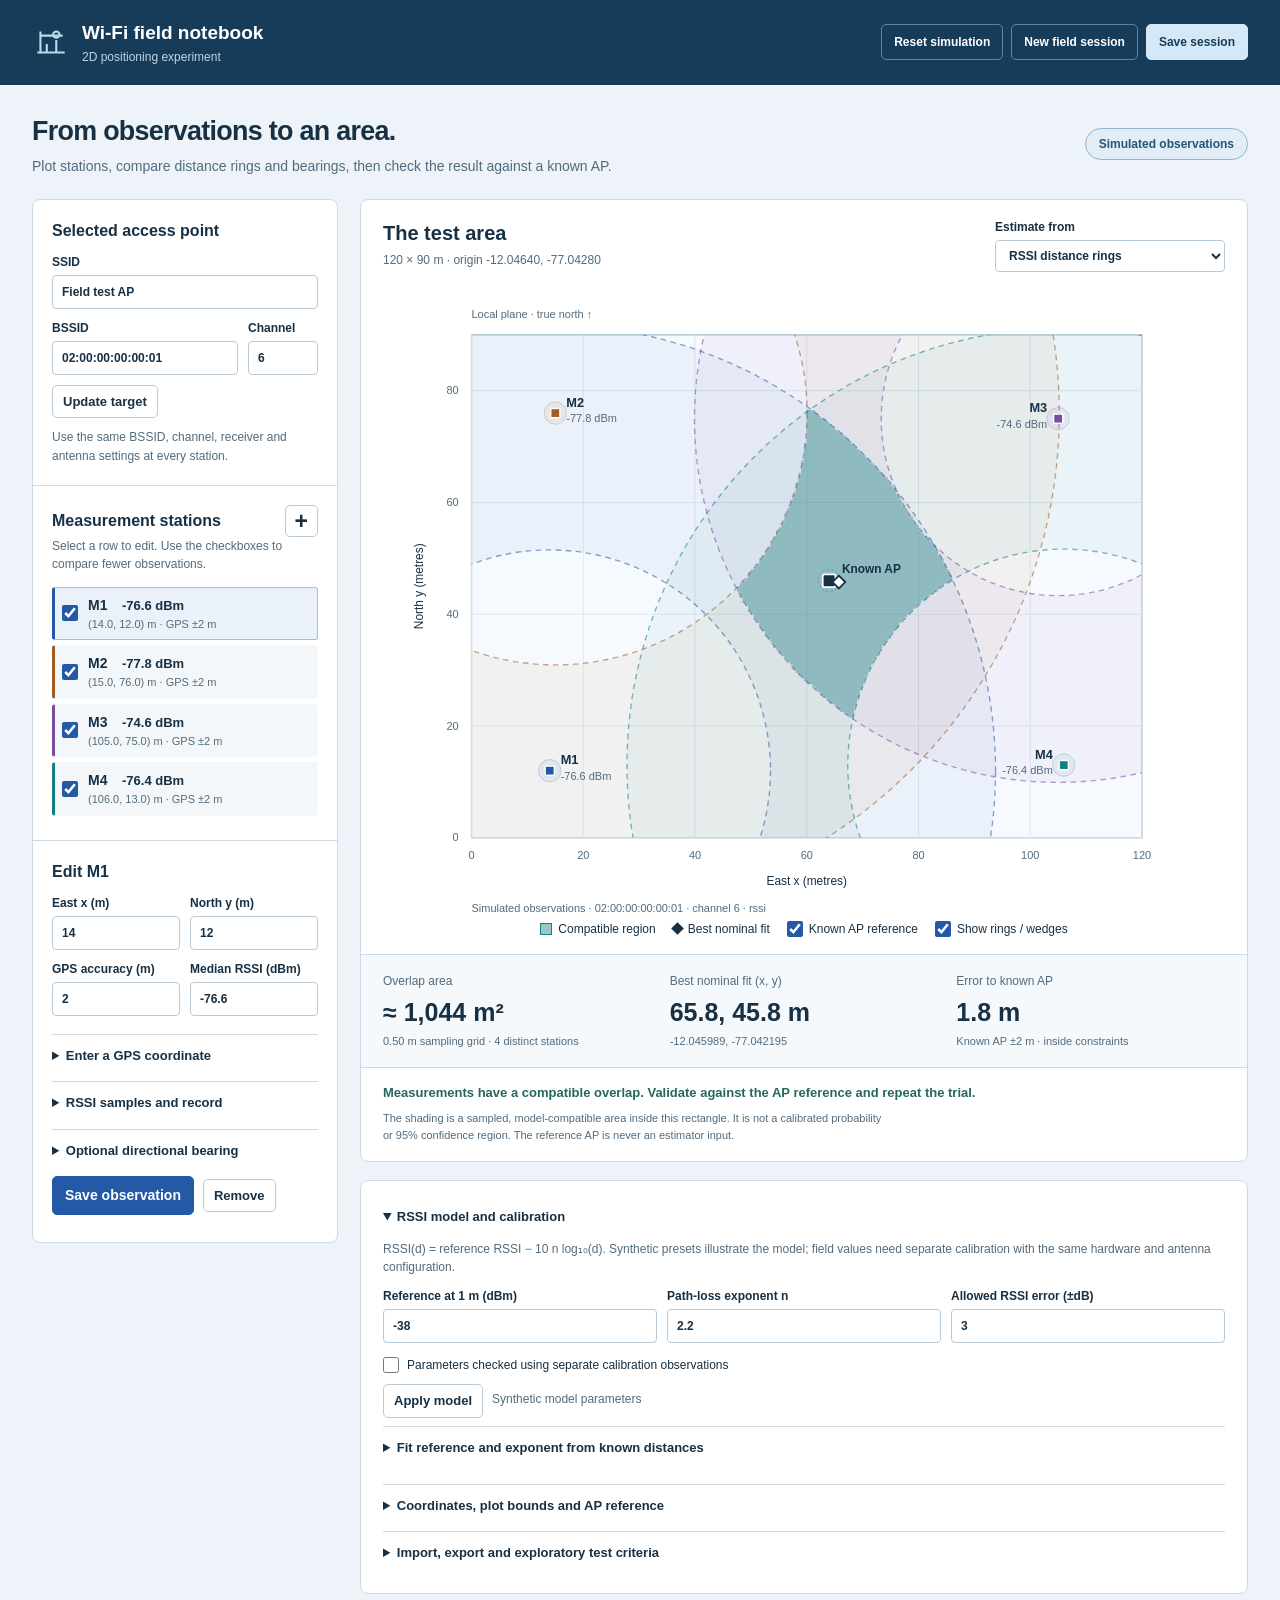
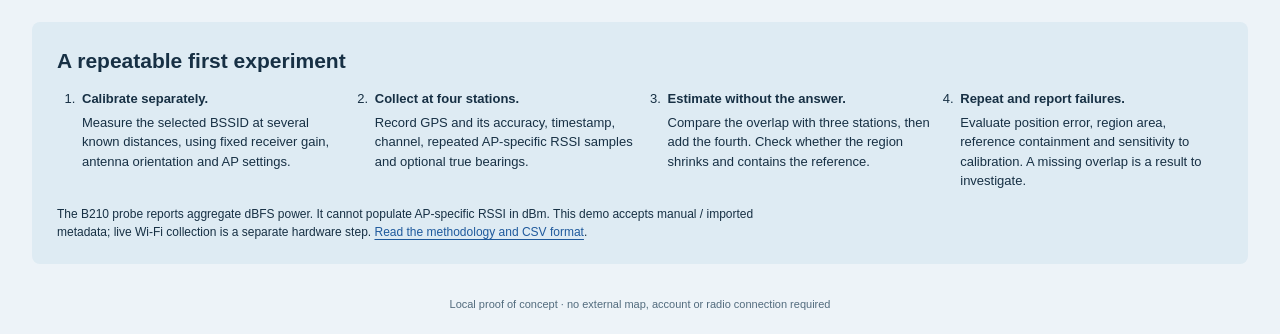
<file: demo-0/index.html>
<!doctype html>
<html lang="en">
<head>
  <meta charset="utf-8">
  <meta name="viewport" content="width=device-width, initial-scale=1">
  <title>Wi-Fi field notebook · 2D positioning demo</title>
  <link rel="icon" href="data:image/svg+xml,%3Csvg xmlns='http://www.w3.org/2000/svg' viewBox='0 0 32 32'%3E%3Crect width='32' height='32' rx='6' fill='%23173c59'/%3E%3Cpath d='M7 25V7M7 25H25M13 25V18M22 25V13' stroke='%23afdfeb' stroke-width='2'/%3E%3C/svg%3E">
  <link rel="stylesheet" href="styles.css">
</head>
<body>
  <header class="masthead">
    <div class="brand"><svg viewBox="0 0 36 36" aria-hidden="true"><path d="M5 28H31M8 28V8M8 12H29M14 28V20M23 28V16"/><circle cx="23" cy="11" r="3"/></svg><div><strong>Wi-Fi field notebook</strong><span>2D positioning experiment</span></div></div>
    <div class="header-actions"><button id="load-demo">Reset simulation</button><button id="new-field">New field session</button><button id="save-session" class="primary">Save session</button></div>
  </header>
  <main>
    <div class="intro"><div><h1>From observations to an area.</h1><p>Plot stations, compare distance rings and bearings, then check the result against a known AP.</p></div><span id="source-badge" class="badge">Simulated observations</span></div>
    <div id="message" class="message" role="status" hidden></div>
    <div class="layout">
      <aside class="notebook">
        <section class="target-section">
          <h2>Selected access point</h2>
          <form id="target-form">
            <label>SSID <input id="ssid" maxlength="100" autocomplete="off"></label>
            <div class="input-row"><label>BSSID <input id="bssid" maxlength="17" required></label><label class="channel-input">Channel <input id="channel" type="number" min="1" max="233" required></label></div>
            <button type="submit" class="subtle">Update target</button>
          </form>
          <p class="small">Use the same BSSID, channel, receiver and antenna settings at every station.</p>
        </section>
        <section class="station-section">
          <div class="section-title"><h2>Measurement stations</h2><button id="add-station" class="icon-button" aria-label="Add measurement station">+</button></div>
          <p class="small">Select a row to edit. Use the checkboxes to compare fewer observations.</p>
          <div id="station-list"></div>
        </section>
        <section class="editor-section">
          <h2 id="editor-title">Edit M1</h2>
          <form id="observation-form">
            <div class="input-row"><label>East x (m)<input id="obs-x" type="number" step="any" required></label><label>North y (m)<input id="obs-y" type="number" step="any" required></label></div>
            <div class="input-row"><label>GPS accuracy (m)<input id="obs-gps" type="number" min="0" max="500" step="any" required></label><label>Median RSSI (dBm)<input id="obs-rssi" type="number" min="-127" max="0" step="any" required></label></div>
            <details><summary>Enter a GPS coordinate</summary><div class="input-row"><label>Latitude<input id="obs-lat" type="number" min="-85" max="85" step="any"></label><label>Longitude<input id="obs-lon" type="number" min="-180" max="180" step="any"></label></div><button id="convert-gps" type="button" class="subtle">Convert to east / north</button><p class="small">Coordinates are relative to the plot origin below. Reported GPS accuracy is retained.</p></details>
            <details><summary>RSSI samples and record</summary><label>Samples in dBm, separated by commas<textarea id="obs-samples" rows="2" placeholder="−71, −72, −70, −73"></textarea></label><button id="summarize-samples" type="button" class="subtle">Calculate median and spread</button><div class="input-row"><label>Sample count<input id="obs-count" type="number" min="1" max="1000000" required></label><label>Spread / MAD (dB)<input id="obs-spread" type="number" min="0" max="60" step="any" required></label></div><label>Timestamp (UTC or offset)<input id="obs-time" required placeholder="2026-09-28T12:00:00Z"></label><label>Environment / setup notes<textarea id="obs-notes" rows="2" maxlength="2000"></textarea></label><p class="small">MAD describes sample variation. It is not a distance-error bound or model calibration.</p></details>
            <details><summary>Optional directional bearing</summary><div class="input-row"><label>True azimuth (°)<input id="obs-bearing" type="number" min="0" max="359.999" step="any"></label><label>Angular tolerance (±°)<input id="obs-angle" type="number" min="0.1" max="90" step="any"></label></div><p class="small">0° is north; 90° is east. Enter both values, or leave both empty.</p></details>
            <div class="button-row"><button type="submit" class="primary">Save observation</button><button id="remove-station" type="button" class="subtle">Remove</button></div>
          </form>
        </section>
      </aside>
      <div class="workspace">
        <section class="plot-section">
          <div class="plot-toolbar"><div><h2>The test area</h2><p id="plot-description" class="small"></p></div><label class="mode-label">Estimate from<select id="mode"><option value="rssi">RSSI distance rings</option><option value="bearing">Directional bearings</option><option value="combined">RSSI + bearings</option></select></label></div>
          <div class="plot-frame"><svg id="plot" viewBox="0 0 900 700" role="img" aria-labelledby="plot-title plot-desc"></svg></div>
          <div class="legend"><span><i class="region-key"></i>Compatible region</span><span><i class="fit-key"></i>Best nominal fit</span><label><input id="show-truth" type="checkbox" checked>Known AP reference</label><label><input id="show-constraints" type="checkbox" checked>Show rings / wedges</label></div>
          <div class="results"><div><span>Overlap area</span><strong id="area-result">—</strong><small id="grid-result"></small></div><div><span>Best nominal fit (x, y)</span><strong id="fit-result">—</strong><small id="fit-gps"></small></div><div><span>Error to known AP</span><strong id="error-result">—</strong><small id="truth-result"></small></div></div>
          <p id="diagnostic" class="diagnostic" role="status"></p>
          <p class="plot-note">The shading is a sampled, model-compatible area inside this rectangle. It is not a calibrated probability or 95% confidence region. The reference AP is never an estimator input.</p>
        </section>
        <section class="configuration">
          <details open><summary>RSSI model and calibration</summary><p class="small">RSSI(d) = reference RSSI − 10 n log₁₀(d). Synthetic presets illustrate the model; field values need separate calibration with the same hardware and antenna configuration.</p>
            <form id="model-form"><div class="three-inputs"><label>Reference at 1 m (dBm)<input id="reference" type="number" min="-120" max="0" step="any" required></label><label>Path-loss exponent n<input id="exponent" type="number" min="0.5" max="6" step="any" required></label><label>Allowed RSSI error (±dB)<input id="tolerance" type="number" min="0.1" max="30" step="any" required></label></div><label class="check-label"><input id="calibrated" type="checkbox">Parameters checked using separate calibration observations</label><div class="button-row"><button class="subtle" type="submit">Apply model</button><span id="calibration-status" class="small"></span></div></form>
            <details><summary>Fit reference and exponent from known distances</summary><label>One distance (m), RSSI (dBm) pair per line<textarea id="calibration-pairs" rows="4" placeholder="5, -53.4&#10;10, -60&#10;20, -66.6"></textarea></label><button id="fit-calibration" class="subtle">Fit calibration model</button><p class="small">Fit residuals do not include unseen terrain or systematic bias. Choose the allowed error using separate validation data; keep localization stations out of calibration.</p></details>
          </details>
          <details><summary>Coordinates, plot bounds and AP reference</summary><form id="geometry-form"><p class="small">x increases east; y increases north. The origin is a convenient southwest reference, not the AP. Local GPS conversion is approximate and limited to a small test site.</p><div class="input-row"><label>Origin latitude<input id="origin-lat" type="number" min="-85" max="85" step="any" required></label><label>Origin longitude<input id="origin-lon" type="number" min="-180" max="180" step="any" required></label></div><div class="input-row"><label>Width (m)<input id="width" type="number" min="10" max="3000" step="any" required></label><label>Height (m)<input id="height" type="number" min="10" max="3000" step="any" required></label></div><label class="check-label"><input id="has-truth" type="checkbox">Known AP position available for evaluation</label><div class="three-inputs"><label>AP east x (m)<input id="truth-x" type="number" step="any"></label><label>AP north y (m)<input id="truth-y" type="number" step="any"></label><label>AP GPS accuracy (m)<input id="truth-accuracy" type="number" min="0" max="500" step="any"></label></div><details><summary>Enter the known AP GPS coordinate</summary><div class="input-row"><label>AP latitude<input id="truth-lat" type="number" min="-85" max="85" step="any"></label><label>AP longitude<input id="truth-lon" type="number" min="-180" max="180" step="any"></label></div><button id="convert-truth-gps" type="button" class="subtle">Convert AP to east / north</button><p class="small">Apply any origin changes first, then convert this independently measured AP position.</p></details><p class="small">Changing the origin reprojects existing stations and the AP reference to preserve their GPS coordinates.</p><button class="subtle" type="submit">Apply plot settings</button></form></details>
          <details><summary>Import, export and exploratory test criteria</summary><p class="small">Import a saved JSON session or summarized observations in the documented CSV format. CSV import clears the AP reference and calibration flag. Nothing is uploaded.</p><div class="button-row"><label class="file-button">Import CSV / JSON<input id="import-file" type="file" accept=".csv,.json,text/csv,application/json"></label><button id="export-csv">Export CSV</button><button id="export-svg">Export plot</button></div><div class="input-row"><label>Maximum area (m²)<input id="max-area" type="number" min="1" value="600"></label><label>Maximum position error (m)<input id="max-error" type="number" min="0.1" step="any" value="10"></label></div><p class="small">These are editable demonstration thresholds, not agreed project requirements.</p><p id="trial-status" class="diagnostic"></p></details>
        </section>
      </div>
    </div>
    <section class="method-section"><h2>A repeatable first experiment</h2><ol><li><strong>Calibrate separately.</strong> Measure the selected BSSID at several known distances, using fixed receiver gain, antenna orientation and AP settings.</li><li><strong>Collect at four stations.</strong> Record GPS and its accuracy, timestamp, channel, repeated AP-specific RSSI samples and optional true bearings.</li><li><strong>Estimate without the answer.</strong> Compare the overlap with three stations, then add the fourth. Check whether the region shrinks and contains the reference.</li><li><strong>Repeat and report failures.</strong> Evaluate position error, region area, reference containment and sensitivity to calibration. A missing overlap is a result to investigate.</li></ol><p>The B210 probe reports aggregate dBFS power. It cannot populate AP-specific RSSI in dBm. This demo accepts manual / imported metadata; live Wi-Fi collection is a separate hardware step. <a href="../docs/demo-methodology.md">Read the methodology and CSV format</a>.</p></section>
  </main>
  <footer>Local proof of concept · no external map, account or radio connection required</footer>
  <script type="module" src="app.mjs"></script>
</body>
</html>
</file>
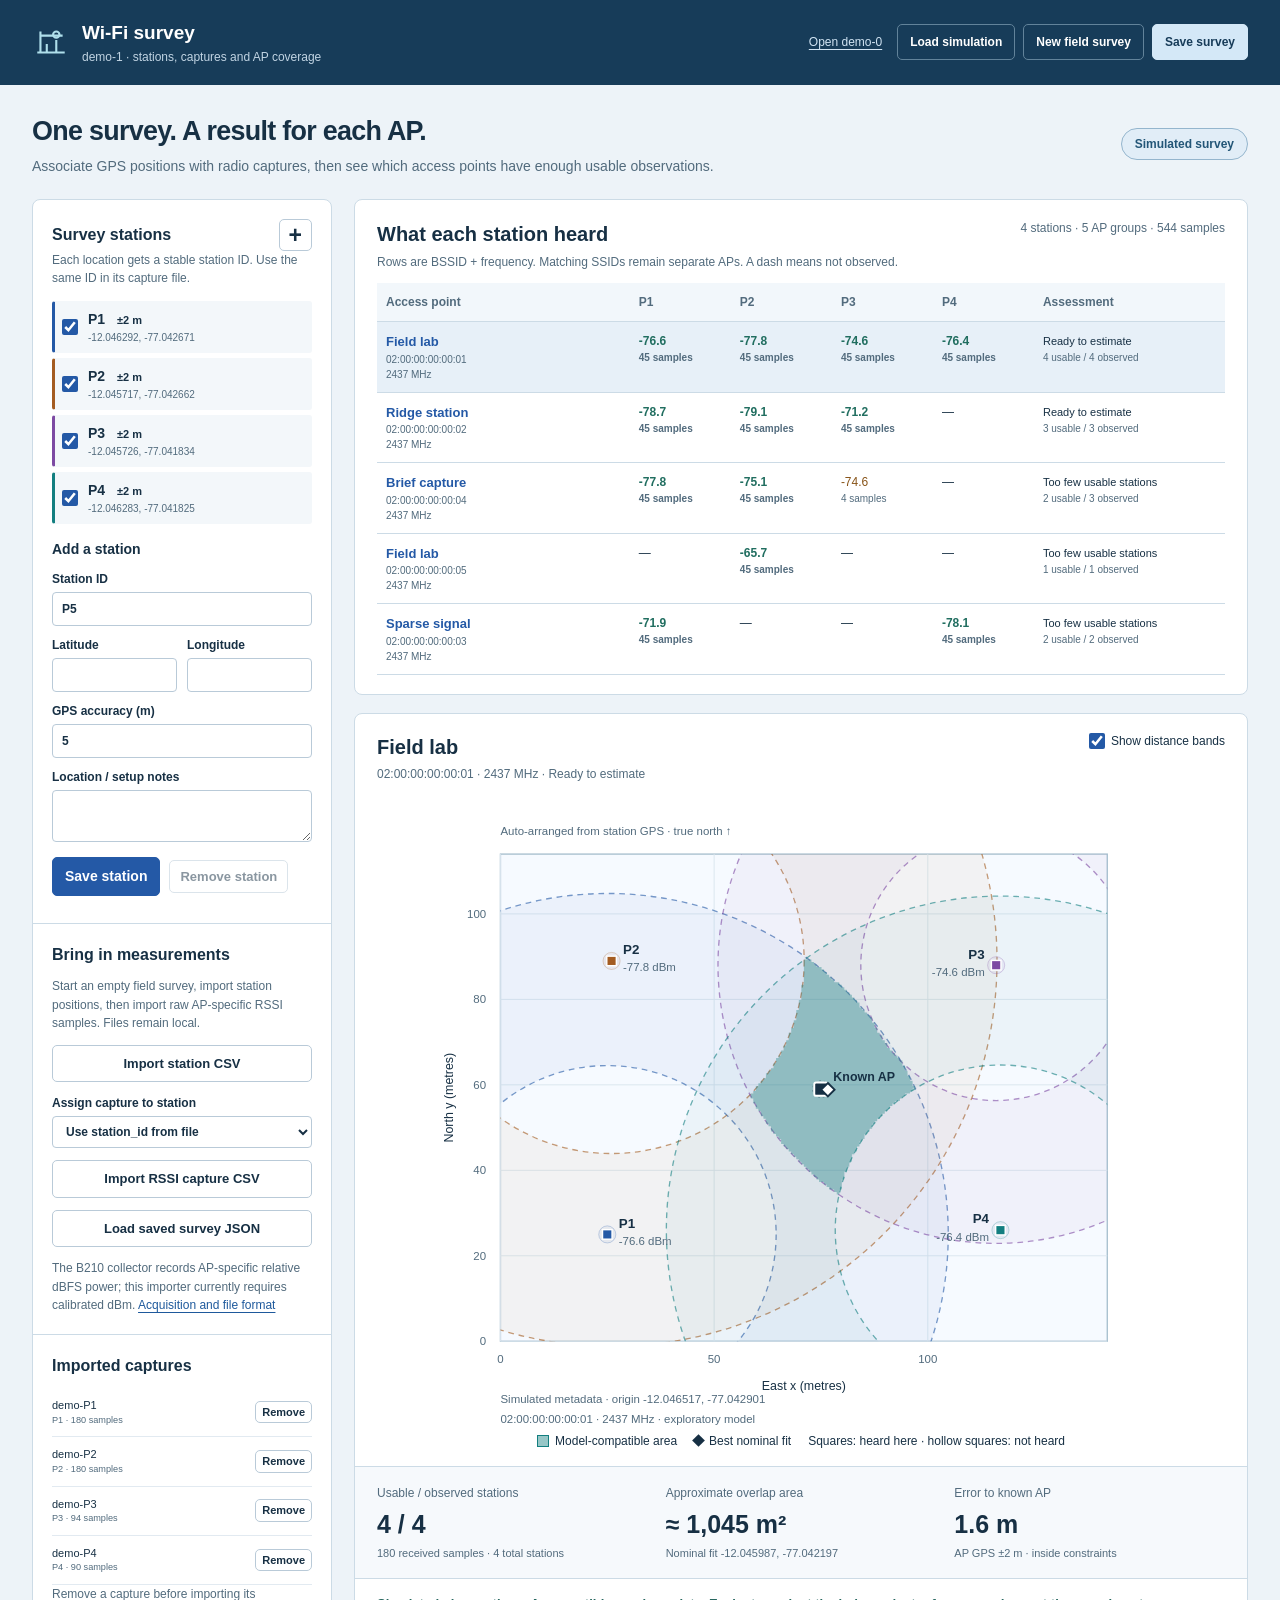
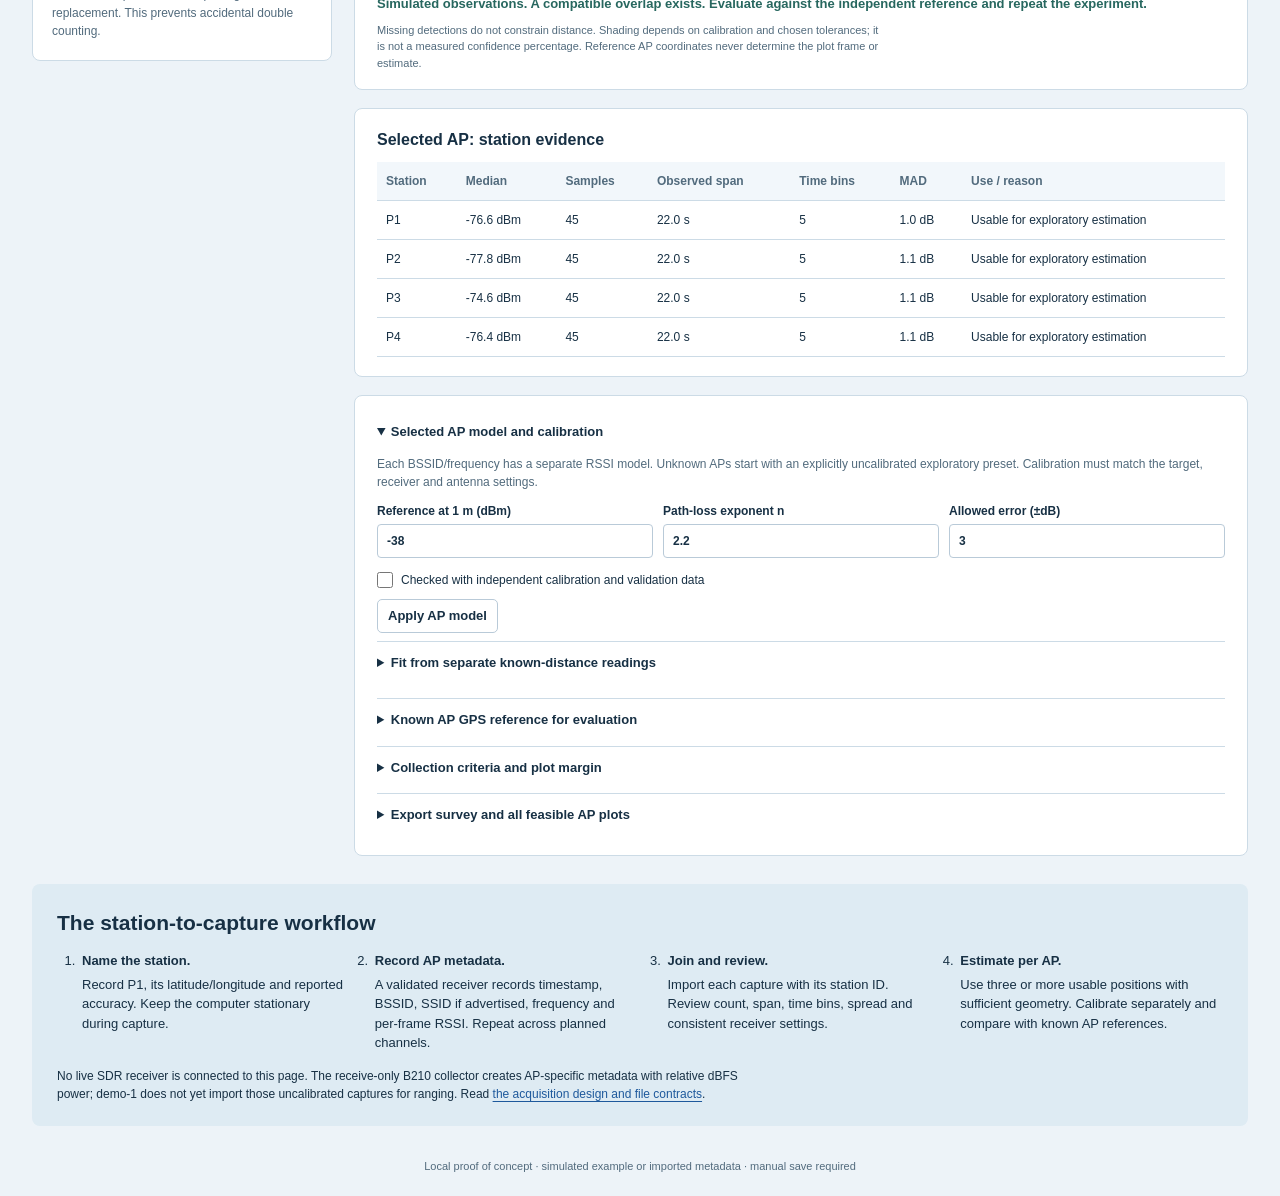
<file: demo-1/index.html>
<!doctype html>
<html lang="en">
<head>
  <meta charset="utf-8"><meta name="viewport" content="width=device-width, initial-scale=1">
  <title>Wi-Fi survey · demo-1</title>
  <link rel="icon" href="data:image/svg+xml,%3Csvg xmlns='http://www.w3.org/2000/svg' viewBox='0 0 32 32'%3E%3Crect width='32' height='32' rx='6' fill='%23173c59'/%3E%3Cpath d='M7 25V7M7 25H25M13 25V18M22 25V13' stroke='%23afdfeb' stroke-width='2'/%3E%3C/svg%3E">
  <link rel="stylesheet" href="../demo-0/styles.css"><link rel="stylesheet" href="styles.css">
</head>
<body>
<header class="masthead"><div class="brand"><svg viewBox="0 0 36 36" aria-hidden="true"><path d="M5 28H31M8 28V8M8 12H29M14 28V20M23 28V16"/><circle cx="23" cy="11" r="3"/></svg><div><strong>Wi-Fi survey</strong><span>demo-1 · stations, captures and AP coverage</span></div></div><div class="header-actions"><a href="../demo-0/">Open demo-0</a><button id="load-example">Load simulation</button><button id="new-survey">New field survey</button><button id="save-survey" class="primary">Save survey</button></div></header>
<main>
  <div class="intro"><div><h1>One survey. A result for each AP.</h1><p>Associate GPS positions with radio captures, then see which access points have enough usable observations.</p></div><span id="source-badge" class="badge"></span></div>
  <div id="message" class="message" role="status" hidden></div>
  <div class="layout survey-layout">
    <aside class="notebook">
      <section><div class="section-title"><h2>Survey stations</h2><button id="add-station" class="icon-button" aria-label="Add station">+</button></div><p class="small">Each location gets a stable station ID. Use the same ID in its capture file.</p><div id="station-list"></div>
        <form id="station-form"><h3 id="station-editor-title">Add a station</h3><label>Station ID<input id="station-id" required maxlength="100" placeholder="P1"></label><div class="input-row"><label>Latitude<input id="station-lat" type="number" min="-85" max="85" step="any" required></label><label>Longitude<input id="station-lon" type="number" min="-180" max="180" step="any" required></label></div><label>GPS accuracy (m)<input id="station-accuracy" type="number" min="0" max="500" step="any" value="5" required></label><label>Location / setup notes<textarea id="station-notes" rows="2" maxlength="2000"></textarea></label><div class="button-row"><button class="primary" type="submit">Save station</button><button id="delete-station" type="button" class="subtle">Remove station</button></div></form>
      </section>
      <section><h2>Bring in measurements</h2><p class="small">Start an empty field survey, import station positions, then import raw AP-specific RSSI samples. Files remain local.</p><label class="file-button">Import station CSV<input id="gps-file" type="file" accept=".csv,text/csv"></label><label>Assign capture to station<select id="capture-station"><option value="">Use station_id from file</option></select></label><label class="file-button">Import RSSI capture CSV<input id="samples-file" type="file" accept=".csv,text/csv"></label><label class="file-button">Load saved survey JSON<input id="survey-file" type="file" accept=".json,application/json"></label><p class="small">The B210 collector records AP-specific relative dBFS power; this importer currently requires calibrated dBm. <a href="../docs/demo-1-workflow.md">Acquisition and file format</a></p></section>
      <section><h2>Imported captures</h2><div id="capture-list"></div><p class="small">Remove a capture before importing its replacement. This prevents accidental double counting.</p></section>
    </aside>
    <div class="workspace">
      <section class="coverage-section"><div class="section-title"><div><h2>What each station heard</h2><p class="small">Rows are BSSID + frequency. Matching SSIDs remain separate APs. A dash means not observed.</p></div><span id="survey-counts" class="small"></span></div><div class="table-scroll"><table id="coverage-table"><caption class="visually-hidden">AP coverage and measurement readiness by station</caption><thead></thead><tbody></tbody></table></div><p id="empty-networks" class="small" hidden>No AP samples yet. Import a capture after adding station coordinates.</p></section>
      <section class="plot-section"><div class="plot-toolbar"><div><h2 id="ap-title">Select an AP</h2><p id="ap-subtitle" class="small"></p></div><label class="legend-toggle"><input id="show-rings" type="checkbox" checked>Show distance bands</label></div><div class="plot-frame"><svg id="plot" viewBox="0 0 900 670" role="img" aria-labelledby="plot-title plot-desc"></svg></div><div class="legend"><span><i class="region-key"></i>Model-compatible area</span><span><i class="fit-key"></i>Best nominal fit</span><span>Squares: heard here · hollow squares: not heard</span></div><div class="results"><div><span>Usable / observed stations</span><strong id="station-result">—</strong><small id="sample-result"></small></div><div><span>Approximate overlap area</span><strong id="area-result">—</strong><small id="fit-result"></small></div><div><span>Error to known AP</span><strong id="error-result">—</strong><small id="reference-result"></small></div></div><p id="diagnostic" class="diagnostic"></p><p class="plot-note">Missing detections do not constrain distance. Shading depends on calibration and chosen tolerances; it is not a measured confidence percentage. Reference AP coordinates never determine the plot frame or estimate.</p></section>
      <section class="series-section"><h2>Selected AP: station evidence</h2><div class="table-scroll"><table id="series-table"><caption class="visually-hidden">Per-station RSSI sample quality</caption><thead><tr><th>Station</th><th>Median</th><th>Samples</th><th>Observed span</th><th>Time bins</th><th>MAD</th><th>Use / reason</th></tr></thead><tbody></tbody></table></div></section>
      <section class="configuration">
        <details open><summary>Selected AP model and calibration</summary><p class="small">Each BSSID/frequency has a separate RSSI model. Unknown APs start with an explicitly uncalibrated exploratory preset. Calibration must match the target, receiver and antenna settings.</p><form id="model-form"><div class="three-inputs"><label>Reference at 1 m (dBm)<input id="model-reference" type="number" min="-120" max="0" step="any" required></label><label>Path-loss exponent n<input id="model-exponent" type="number" min="0.5" max="6" step="any" required></label><label>Allowed error (±dB)<input id="model-tolerance" type="number" min="0.1" max="30" step="any" required></label></div><label class="check-label"><input id="model-calibrated" type="checkbox">Checked with independent calibration and validation data</label><button class="subtle" type="submit">Apply AP model</button></form><details><summary>Fit from separate known-distance readings</summary><label>Distance (m), median RSSI (dBm), one pair per line<textarea id="calibration-data" rows="3" placeholder="5, -53.4&#10;10, -60&#10;20, -66.6"></textarea></label><button id="fit-calibration" class="subtle">Fit model</button><p id="calibration-report" class="small"></p></details></details>
        <details><summary>Known AP GPS reference for evaluation</summary><p class="small">Apply this only to the selected BSSID and frequency. GPS accuracy is shown separately from nominal position error.</p><form id="reference-form"><div class="three-inputs"><label>AP latitude<input id="ap-lat" type="number" min="-85" max="85" step="any" required></label><label>AP longitude<input id="ap-lon" type="number" min="-180" max="180" step="any" required></label><label>AP GPS accuracy (m)<input id="ap-accuracy" type="number" min="0" max="500" step="any" required></label></div><div class="button-row"><button class="subtle" type="submit">Save AP reference</button><button id="remove-reference" type="button" class="subtle">Remove reference</button></div></form></details>
        <details><summary>Collection criteria and plot margin</summary><p class="small">These are editable experiment gates, not validated statistical requirements. Duration is observed sample span within captures, excluding travel gaps. Time bins show coverage over time, not independent sample counts.</p><form id="criteria-form"><div class="three-inputs"><label>Minimum samples / station<input id="min-samples" type="number" min="1" max="10000" required></label><label>Minimum observed span (s)<input id="min-span" type="number" min="0" max="3600" step="any" required></label><label>Minimum occupied bins<input id="min-bins" type="number" min="1" max="1000" required></label></div><div class="three-inputs"><label>Time bin length (s)<input id="bin-seconds" type="number" min="0.1" max="300" step="any" required></label><label>MAD review threshold (dB)<input id="max-mad" type="number" min="0.1" max="30" step="any" required></label><label>Plot margin around stations (m)<input id="plot-margin" type="number" min="5" max="1000" step="any" required></label></div><button class="subtle" type="submit">Apply collection criteria</button></form></details>
        <details><summary>Export survey and all feasible AP plots</summary><div class="button-row"><button id="export-gps">Export station CSV</button><button id="export-samples">Export RSSI CSV</button><button id="export-results">Export results CSV</button><button id="export-plot">Export selected plot</button><button id="show-gallery">Generate all feasible plots</button></div><p class="small">Save survey JSON to preserve models, references and criteria. Capture metadata includes every imported sample; raw RF data and communications payloads are not handled.</p></details>
      </section>
      <section id="gallery-section" class="gallery-section" hidden><h2>Plots for APs with usable geometry</h2><p class="small">Exploratory models are labelled. Networks with too few stations stay in the coverage table without a fabricated location.</p><div id="gallery"></div></section>
    </div>
  </div>
  <section class="method-section"><h2>The station-to-capture workflow</h2><ol><li><strong>Name the station.</strong> Record P1, its latitude/longitude and reported accuracy. Keep the computer stationary during capture.</li><li><strong>Record AP metadata.</strong> A validated receiver records timestamp, BSSID, SSID if advertised, frequency and per-frame RSSI. Repeat across planned channels.</li><li><strong>Join and review.</strong> Import each capture with its station ID. Review count, span, time bins, spread and consistent receiver settings.</li><li><strong>Estimate per AP.</strong> Use three or more usable positions with sufficient geometry. Calibrate separately and compare with known AP references.</li></ol><p>No live SDR receiver is connected to this page. The receive-only B210 collector creates AP-specific metadata with relative dBFS power; demo-1 does not yet import those uncalibrated captures for ranging. Read <a href="../docs/demo-1-workflow.md">the acquisition design and file contracts</a>.</p></section>
</main><footer>Local proof of concept · simulated example or imported metadata · manual save required</footer><script type="module" src="app.mjs"></script>
</body></html>
</file>
<file: demo-0/styles.css>
:root { color-scheme: light; --ink: #173044; --muted: #526b7d; --paper: #fff; --canvas: #edf3f8; --line: #ccdbe6; --blue: #2459a6; --teal: #137f80; font-family: 'Segoe UI', 'Helvetica Neue', Arial, sans-serif; }
* { box-sizing: border-box; }
body { margin: 0; color: var(--ink); background: var(--canvas); font-size: 14px; line-height: 1.5; }
button, input, textarea, select { font: inherit; }
button, .file-button { cursor: pointer; color: var(--ink); border: 1px solid #b9cad8; background: white; border-radius: 5px; padding: 8px 12px; font-weight: 600; }
button:hover, .file-button:hover { background: #eef4fa; border-color: #6d93b2; }
button:disabled { opacity: .5; cursor: default; }
button.primary { background: var(--blue); color: white; border-color: var(--blue); }
button.primary:hover { background: #19468a; }
button.subtle { padding: 6px 10px; font-size: 13px; }
button.icon-button { padding: 0 9px; font-size: 23px; line-height: 30px; }
input, textarea, select { width: 100%; padding: 7px 9px; color: var(--ink); background: #fff; border: 1px solid #b9cad8; border-radius: 4px; min-width: 0; }
textarea { resize: vertical; }
input[type=checkbox] { width: 16px; height: 16px; accent-color: var(--blue); margin: 0; flex-shrink: 0; }
:focus-visible { outline: 3px solid #eea944; outline-offset: 3px; }
label { display: block; font-size: 12px; font-weight: 600; margin: 0 0 10px; }
label input, label select, label textarea { margin-top: 4px; }
h1, h2, p { margin: 0; }
h1 { font-size: clamp(23px, 2.1vw, 31px); font-weight: 650; letter-spacing: -.7px; }
h2 { font-size: 16px; font-weight: 650; margin-bottom: 10px; }
a { color: #1e599c; text-underline-offset: 3px; }
.masthead { display: flex; justify-content: space-between; gap: 20px; align-items: center; padding: 19px 32px; background: #173c59; color: white; }
.brand { display: flex; align-items: center; gap: 12px; }
.brand svg { width: 38px; height: 38px; stroke: #afdfeb; fill: none; stroke-width: 2; }
.brand strong { font-size: 19px; font-weight: 650; }
.brand span { display: block; color: #c1d4e3; font-size: 12px; }
.header-actions { display: flex; gap: 8px; flex-wrap: wrap; }
.masthead button { background: transparent; color: white; border-color: #62839a; font-size: 12px; }
.masthead button:hover { background: #28516f; }
.masthead button.primary { background: #d4e8f7; color: #173c59; border-color: #d4e8f7; }
main { max-width: 1520px; margin: 0 auto; padding: 26px 32px 32px; }
.intro { display: flex; justify-content: space-between; align-items: center; gap: 20px; margin-bottom: 22px; }
.intro p { color: var(--muted); margin-top: 5px; }
.badge { border: 1px solid #94b5cd; background: #e1edf7; color: #235677; border-radius: 20px; padding: 6px 13px; font-size: 12px; font-weight: 650; white-space: nowrap; }
.badge.field { color: #16645e; border-color: #88b6af; background: #e3f1ee; }
.layout { display: grid; grid-template-columns: 306px minmax(0, 1fr); gap: 22px; align-items: start; }
.notebook { background: white; border: 1px solid var(--line); border-radius: 8px; overflow: hidden; }
.notebook section { padding: 19px; border-bottom: 1px solid var(--line); }
.notebook section:last-child { border-bottom: none; }
.small { font-size: 12px; color: var(--muted); line-height: 1.55; }
.target-section .small { margin-top: 10px; }
.input-row, .three-inputs { display: grid; grid-template-columns: 1fr 1fr; gap: 10px; }
.three-inputs { grid-template-columns: repeat(3, minmax(0, 1fr)); }
.channel-input { max-width: 70px; }
.target-section .input-row { grid-template-columns: minmax(0, 1fr) 70px; }
.section-title, .plot-toolbar { display: flex; align-items: center; justify-content: space-between; gap: 15px; }
.section-title h2 { margin: 0; }
#station-list { margin-top: 13px; }
.station-row { display: flex; align-items: center; gap: 10px; padding: 7px; border: 1px solid transparent; border-left: 3px solid var(--station); margin-bottom: 5px; border-radius: 3px; background: #f3f7fa; }
.station-row.selected { border-color: #a7c0d5; border-left-color: var(--station); background: #eaf1f8; }
.station-row label { margin: 0; display: flex; }
.station-row button { border: none; padding: 0; background: none; text-align: left; flex: 1; font-weight: 400; }
.station-row strong { font-size: 14px; display: inline-block; min-width: 34px; }
.station-row small { display: block; font-size: 11px; color: var(--muted); }
.station-row .power { font-size: 13px; font-weight: 600; }
.button-row { display: flex; align-items: center; flex-wrap: wrap; gap: 9px; margin: 8px 0; }
details { border-top: 1px solid var(--line); padding: 11px 0 2px; margin: 8px 0; }
summary { cursor: pointer; font-size: 13px; font-weight: 600; padding-bottom: 6px; }
details[open] > summary { margin-bottom: 7px; }
details .small { margin: 6px 0 10px; }
.workspace { min-width: 0; }
.plot-section { background: white; border: 1px solid var(--line); border-radius: 8px; overflow: hidden; }
.plot-toolbar { padding: 18px 22px 8px; align-items: start; }
.plot-toolbar h2 { font-size: 20px; margin: 0 0 3px; }
.mode-label { width: 230px; margin: 0; }
.plot-frame { padding: 0 8px; }
#plot { display: block; width: 100%; max-height: 640px; }
.legend { display: flex; justify-content: center; gap: 17px; flex-wrap: wrap; padding: 0 20px 16px; font-size: 12px; }
.legend span, .legend label { display: flex; gap: 6px; align-items: center; font-size: 12px; font-weight: 400; margin: 0; }
.legend i { width: 12px; height: 12px; display: inline-block; }
.region-key { background: #137f8070; border: 1px solid #137f80; }
.fit-key { background: #173044; transform: rotate(45deg); width: 9px !important; height: 9px !important; }
.results { border-top: 1px solid var(--line); border-bottom: 1px solid var(--line); display: grid; grid-template-columns: 1fr 1fr 1fr; background: #f6f9fc; padding: 17px 22px; gap: 18px; }
.results span { color: var(--muted); font-size: 12px; display: block; }
.results strong { display: block; font-size: clamp(18px, 2vw, 25px); margin-top: 4px; font-weight: 600; }
.results small { color: var(--muted); display: block; font-size: 11px; line-height: 1.4; margin-top: 3px; }
.diagnostic { margin: 15px 22px 0; font-size: 13px; font-weight: 600; color: #27675f; }
.diagnostic.warning { color: #875317; }
.plot-note { padding: 8px 22px 18px; font-size: 11px; color: var(--muted); max-width: 90ch; }
.configuration { background: white; margin-top: 18px; padding: 7px 22px 14px; border: 1px solid var(--line); border-radius: 8px; }
.configuration > details:first-child { border-top: none; }
.configuration .check-label { display: flex; gap: 8px; align-items: center; font-weight: 400; margin-top: 3px; }
.configuration .check-label input { margin: 0; }
.configuration .diagnostic { margin: 10px 0; }
.file-button { display: inline-block; font-size: 13px; margin: 0; }
.file-button input { width: 0; opacity: 0; position: absolute; }
.file-button:focus-within { outline: 3px solid #eea944; outline-offset: 3px; }
.method-section { margin: 28px 0 0; padding: 23px 25px; background: #deebf3; border-radius: 8px; }
.method-section h2 { font-size: 21px; }
.method-section ol { display: grid; grid-template-columns: repeat(4, minmax(0, 1fr)); gap: 27px; padding-left: 22px; font-size: 13px; }
.method-section li { padding-left: 3px; }
.method-section strong { display: block; margin-bottom: 4px; }
.method-section > p { margin-top: 14px; font-size: 12px; max-width: 105ch; }
.message { background: #fff1d9; color: #754b0c; padding: 12px 16px; margin-bottom: 16px; border: 1px solid #e5bf7e; border-radius: 4px; }
footer { text-align: center; color: var(--muted); font-size: 11px; padding: 0 20px 22px; }
@media (max-width: 1050px) { main { padding: 22px 18px; } .masthead { padding: 17px 20px; } .layout { grid-template-columns: 270px minmax(0, 1fr); gap: 16px; } .notebook section { padding: 15px; } .legend { gap: 10px; } .plot-toolbar { flex-wrap: wrap; } .method-section ol { grid-template-columns: 1fr 1fr; } }
@media (max-width: 760px) { .masthead { align-items: start; flex-direction: column; gap: 12px; } .intro { align-items: start; flex-direction: column; gap: 10px; } .layout { display: flex; flex-direction: column; } .workspace { width: 100%; order: -1; } .notebook { width: 100%; } .three-inputs { grid-template-columns: 1fr; gap: 0; } .results { gap: 10px; padding: 13px; } .results strong { font-size: 17px; } .results small { overflow-wrap: anywhere; } .method-section ol { grid-template-columns: 1fr; gap: 15px; } .plot-toolbar { padding: 16px; } .configuration { padding: 5px 16px 12px; } .legend { gap: 12px; } main { padding: 20px 12px; } }
@media (prefers-reduced-motion: reduce) { * { scroll-behavior: auto; } }
</file>
<file: demo-1/styles.css>
h3 { font-size: 14px; margin: 15px 0 10px; }
.header-actions a { color: #d1e4f3; align-self: center; font-size: 12px; margin-right: 7px; }
.survey-layout { grid-template-columns: 300px minmax(0, 1fr); }
.coverage-section, .series-section, .gallery-section { background: white; border: 1px solid var(--line); border-radius: 8px; padding: 19px 22px; margin-bottom: 18px; }
.coverage-section .section-title { align-items: start; margin-bottom: 12px; }
.coverage-section h2 { margin-bottom: 4px; font-size: 20px; }
.coverage-section .section-title > div { max-width: 68ch; }
.table-scroll { overflow-x: auto; }
table { width: 100%; border-collapse: collapse; font-size: 12px; text-align: left; }
th { font-weight: 600; color: #526b7d; background: #f2f7fb; }
th, td { padding: 10px 9px; border-bottom: 1px solid var(--line); vertical-align: top; }
td small { display: block; color: var(--muted); font-size: 10px; }
#coverage-table tbody tr.selected { background: #e7f0f8; }
#coverage-table td:first-child { min-width: 180px; }
#coverage-table button { border: none; background: none; padding: 0; text-align: left; font-size: 13px; color: #2459a6; }
.cell-good { color: #216e60; font-weight: 600; }
.cell-review { color: #875317; }
.status-label { font-size: 11px; display: inline-block; line-height: 1.4; min-width: 118px; }
.notebook section .file-button { display: block; text-align: center; margin: 12px 0; }
.station-row .power { font-size: 11px; }
.station-row small { font-size: 10px; }
.station-row strong { min-width: 29px; }
.capture-row { display: flex; align-items: center; gap: 8px; padding: 9px 0; border-bottom: 1px solid #e2eaf1; }
.capture-row span { flex: 1; font-size: 11px; overflow-wrap: anywhere; }
.capture-row small { display: block; color: var(--muted); }
.capture-row button { padding: 2px 6px; font-size: 11px; }
.legend-toggle { display: flex; gap: 6px; align-items: center; white-space: nowrap; font-weight: 400; }
.legend-toggle input { margin: 0; }
.series-section { margin-top: 18px; margin-bottom: 0; }
.series-section th, .series-section td { white-space: nowrap; }
.series-section td:last-child { white-space: normal; min-width: 170px; }
.gallery-section { margin-top: 18px; }
#gallery { display: grid; grid-template-columns: 1fr 1fr; gap: 16px; margin-top: 18px; }
.gallery-card { border: 1px solid var(--line); border-radius: 5px; padding: 12px; }
.gallery-card h3 { margin: 0; }
.gallery-card p { font-size: 11px; color: var(--muted); }
.gallery-card svg { display: block; width: 100%; }
.gallery-card .subtle { margin-top: 8px; }
.visually-hidden { position: absolute; width: 1px; height: 1px; overflow: hidden; clip: rect(0, 0, 0, 0); white-space: nowrap; }
#empty-networks { padding: 20px 0 8px; }
@media (max-width: 1050px) { .survey-layout { grid-template-columns: 270px minmax(0, 1fr); } .coverage-section, .series-section, .gallery-section { padding: 15px; } #gallery { grid-template-columns: 1fr; } }
@media (max-width: 760px) { .survey-layout { display: flex; } .coverage-section .section-title { flex-wrap: wrap; } .coverage-section .section-title > div { width: 100%; } .survey-layout .workspace { order: 0; } .survey-layout .notebook { order: 0; } .plot-section .plot-toolbar { align-items: start; } }
</file>
